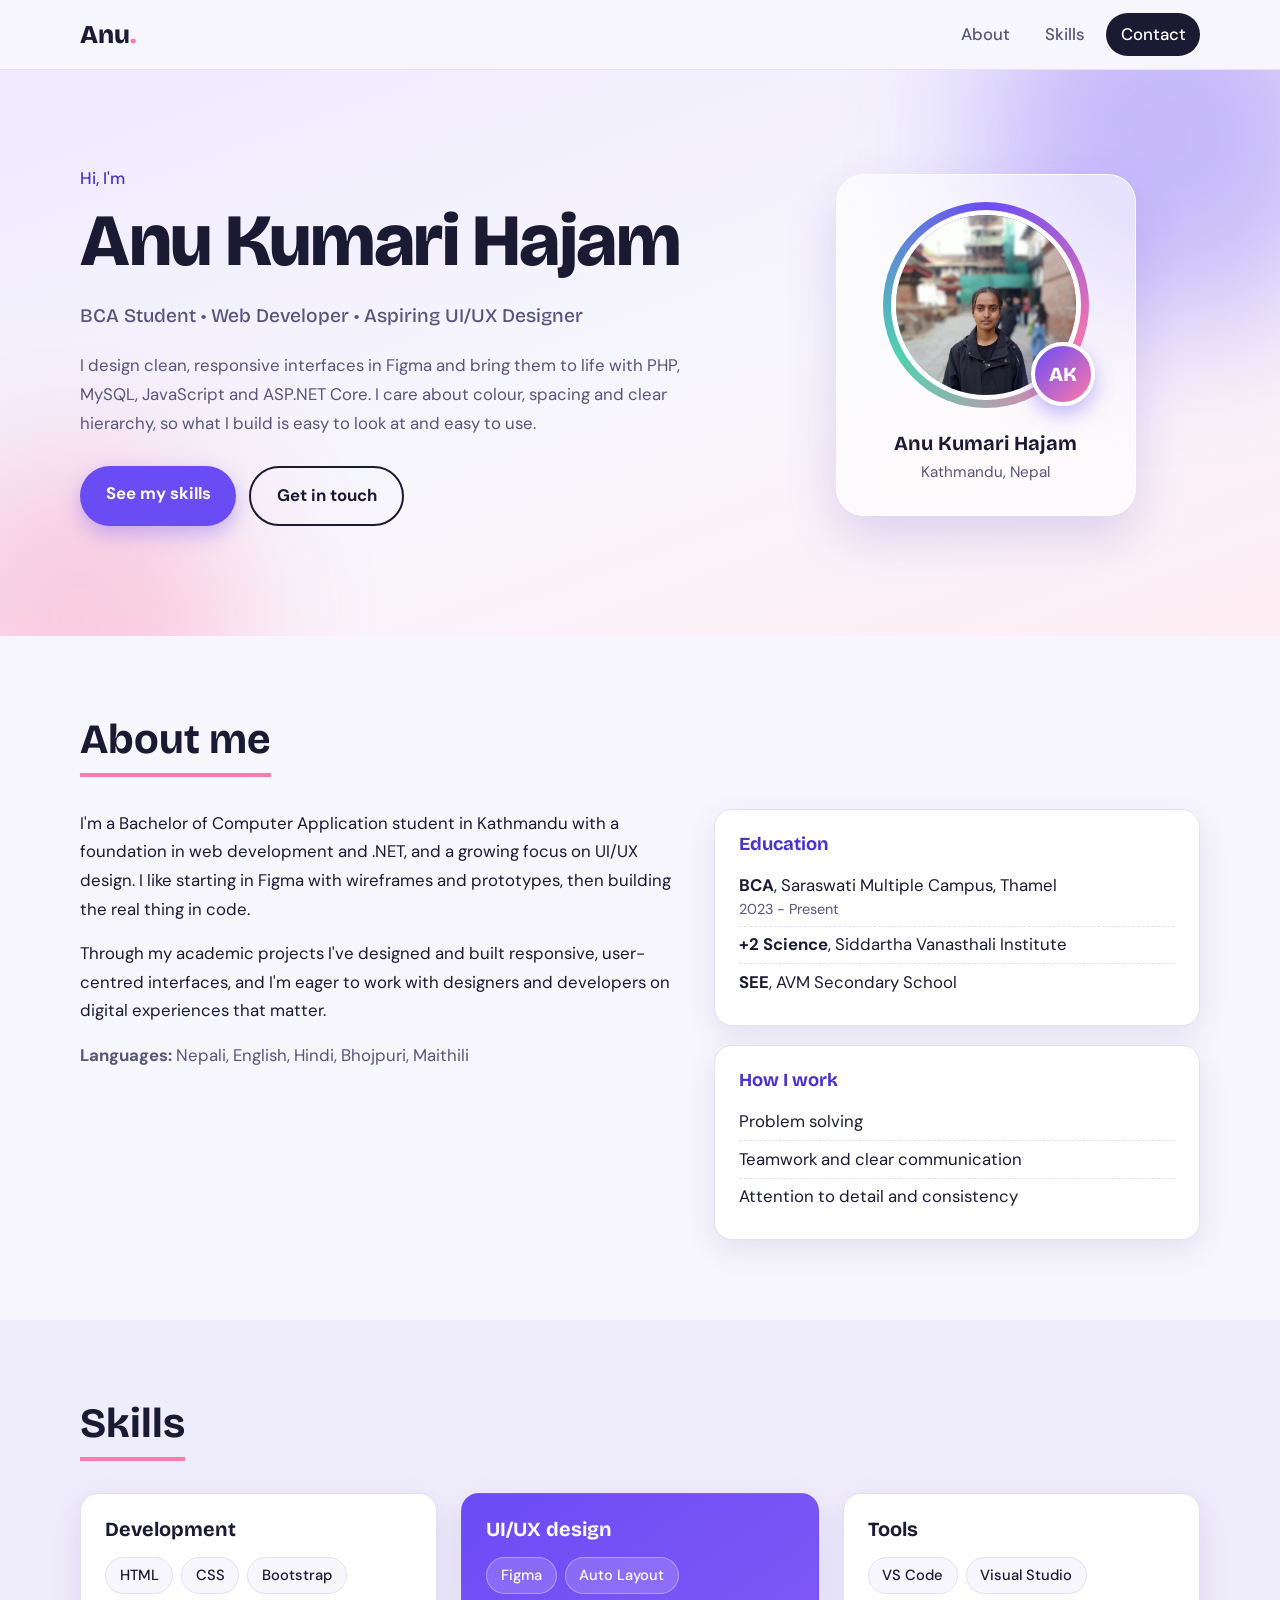
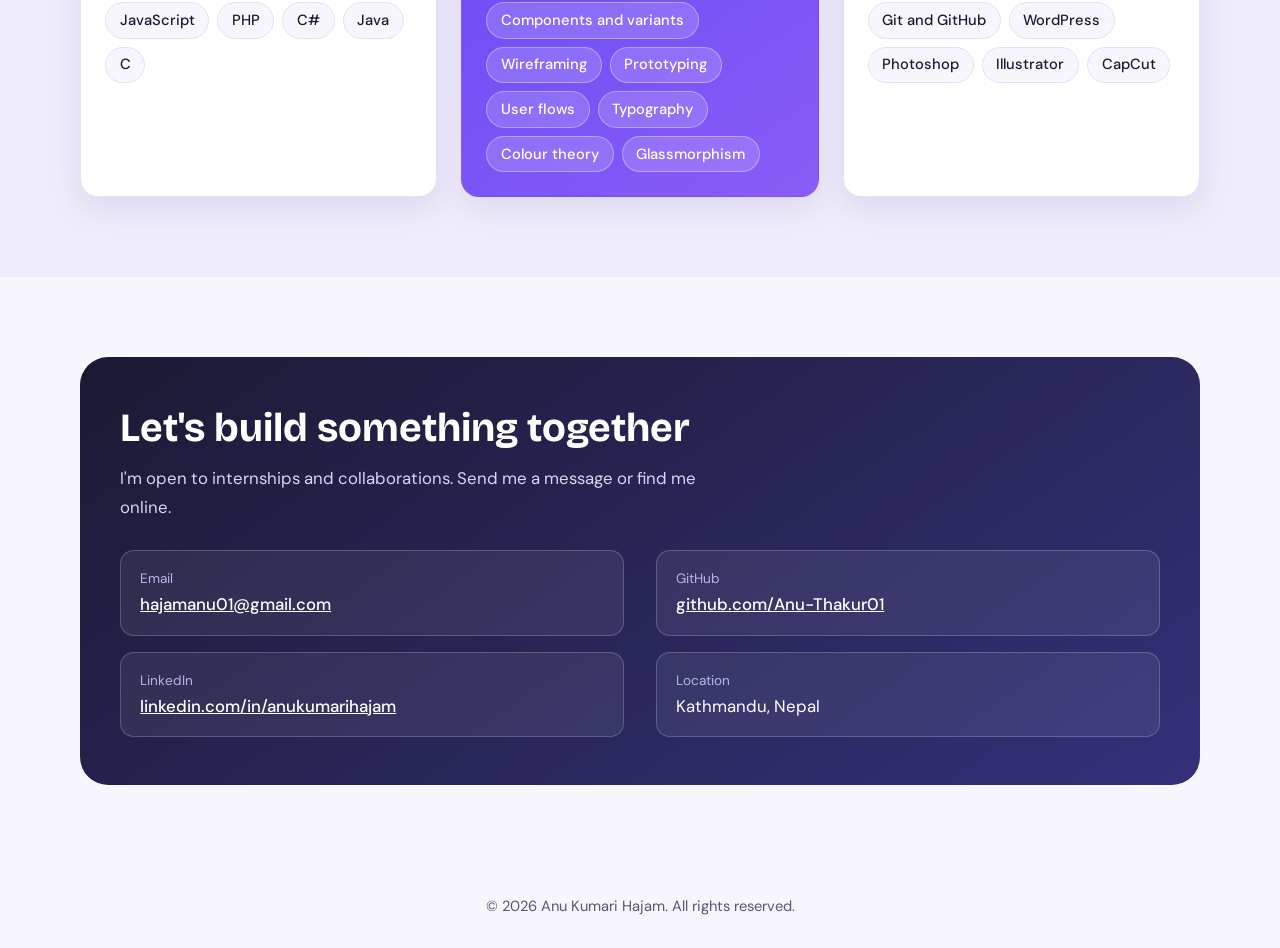
<file: Day_01_Task_1_Personal_Intro/index.html>
<!DOCTYPE html>
<html lang="en">
<head>
  <meta charset="UTF-8">
  <meta name="viewport" content="width=device-width, initial-scale=1">
  <title>Anu Kumari Hajam | Web Developer &amp; UI/UX Designer</title>
  <meta name="description" content="Portfolio of Anu Kumari Hajam, BCA student, web developer, .NET developer and aspiring UI/UX designer from Kathmandu, Nepal.">
  <link rel="preconnect" href="https://fonts.googleapis.com">
  <link rel="preconnect" href="https://fonts.gstatic.com" crossorigin>
  <link href="https://fonts.googleapis.com/css2?family=Bricolage+Grotesque:wght@500;700;800&family=DM+Sans:wght@400;500;700&display=swap" rel="stylesheet">
  <link rel="stylesheet" href="style.css">
</head>
<body>

  <!-- ===== Header ===== -->
  <header class="site-header">
    <nav class="nav container" aria-label="Main navigation">
      <a href="#home" class="logo">Anu<span>.</span></a>
      <ul class="nav-links">
        <li><a href="#about">About</a></li>
        <li><a href="#skills">Skills</a></li>
        <li><a href="#contact" class="nav-cta">Contact</a></li>
      </ul>
    </nav>
  </header>

  <main>

    <!-- ===== Hero ===== -->
    <section class="hero" id="home">
      <div class="blob blob-1"></div>
      <div class="blob blob-2"></div>

      <div class="container hero-grid">
        <div class="hero-text">
          <p class="hello">Hi, I'm</p>
          <h1>Anu Kumari Hajam</h1>
          <p class="role">BCA Student &bull; Web Developer &bull; Aspiring UI/UX Designer</p>
          <p class="intro">
            I design clean, responsive interfaces in Figma and bring them to life with
            PHP, MySQL, JavaScript and ASP.NET Core. I care about colour, spacing and
            clear hierarchy, so what I build is easy to look at and easy to use.
          </p>
          <div class="hero-buttons">
            <a href="#skills" class="btn btn-primary">See my skills</a>
            <a href="#contact" class="btn btn-ghost">Get in touch</a>
          </div>
        </div>

        <div class="hero-visual">
          <div class="avatar-card">
            <div class="photo-wrap">
              <img class="photo" src="assets/11.jpeg" alt="Photo of Anu Kumari Hajam">
              <div class="avatar-badge" role="img" aria-label="Avatar with the initials AK">AK</div>
            </div>
            <p class="avatar-name">Anu Kumari Hajam</p>
            <p class="avatar-place">Kathmandu, Nepal</p>
          </div>
        </div>
      </div>
    </section>

    <!-- ===== About ===== -->
    <section class="section" id="about">
      <div class="container">
        <h2 class="section-title">About me</h2>
        <div class="about-grid">
          <div class="about-text">
            <p>
              I'm a Bachelor of Computer Application student in Kathmandu with a
              foundation in web development and .NET, and a growing focus on UI/UX design.
              I like starting in Figma with wireframes and prototypes, then building the
              real thing in code.
            </p>
            <p>
              Through my academic projects I've designed and built responsive, user-centred
              interfaces, and I'm eager to work with designers and developers on digital
              experiences that matter.
            </p>
            <p class="languages"><strong>Languages:</strong> Nepali, English, Hindi, Bhojpuri, Maithili</p>
          </div>

          <div class="about-cards">
            <article class="info-card">
              <h3>Education</h3>
              <ul>
                <li><strong>BCA</strong>, Saraswati Multiple Campus, Thamel <span>2023 - Present</span></li>
                <li><strong>+2 Science</strong>, Siddartha Vanasthali Institute</li>
                <li><strong>SEE</strong>, AVM Secondary School</li>
              </ul>
            </article>
            <article class="info-card">
              <h3>How I work</h3>
              <ul>
                <li>Problem solving</li>
                <li>Teamwork and clear communication</li>
                <li>Attention to detail and consistency</li>
              </ul>
            </article>
          </div>
        </div>
      </div>
    </section>

    <!-- ===== Skills ===== -->
    <section class="section section-tint" id="skills">
      <div class="container">
        <h2 class="section-title">Skills</h2>
        <div class="skills-grid">

          <article class="skill-card">
            <h3>Development</h3>
            <ul class="tags">
              <li>HTML</li><li>CSS</li><li>Bootstrap</li><li>JavaScript</li>
              <li>PHP</li><li>C#</li><li>Java</li><li>C</li>
            </ul>
          </article>

          <article class="skill-card skill-card-accent">
            <h3>UI/UX design</h3>
            <ul class="tags">
              <li>Figma</li><li>Auto Layout</li><li>Components and variants</li>
              <li>Wireframing</li><li>Prototyping</li><li>User flows</li>
              <li>Typography</li><li>Colour theory</li><li>Glassmorphism</li>
            </ul>
          </article>

          <article class="skill-card">
            <h3>Tools</h3>
            <ul class="tags">
              <li>VS Code</li><li>Visual Studio</li><li>Git and GitHub</li>
              <li>WordPress</li><li>Photoshop</li><li>Illustrator</li><li>CapCut</li>
            </ul>
          </article>

        </div>
      </div>
    </section>

    <!-- ===== Contact ===== -->
    <section class="section contact" id="contact">
      <div class="container contact-box">
        <h2>Let's build something together</h2>
        <p>I'm open to internships and collaborations. Send me a message or find me online.</p>

        <ul class="contact-list">
          <li>
            <span class="contact-label">Email</span>
            <a href="mailto:hajamanu01@gmail.com">hajamanu01@gmail.com</a>
          </li>
          <li>
            <span class="contact-label">GitHub</span>
            <a href="https://github.com/Anu-Thakur01/Webora-Tec-Internship" target="_blank" rel="noopener">github.com/Anu-Thakur01</a>
          </li>
          <li>
            <span class="contact-label">LinkedIn</span>
            <a href="https://www.linkedin.com/in/anukumarihajam/" target="_blank" rel="noopener">linkedin.com/in/anukumarihajam</a>
          </li>
          <li>
            <span class="contact-label">Location</span>
            <span>Kathmandu, Nepal</span>
          </li>
        </ul>
      </div>
    </section>

  </main>

  <footer class="site-footer">
    <div class="container">
      <p>&copy; 2026 Anu Kumari Hajam. All rights reserved.</p>
    </div>
  </footer>

</body>
</html>
</file>
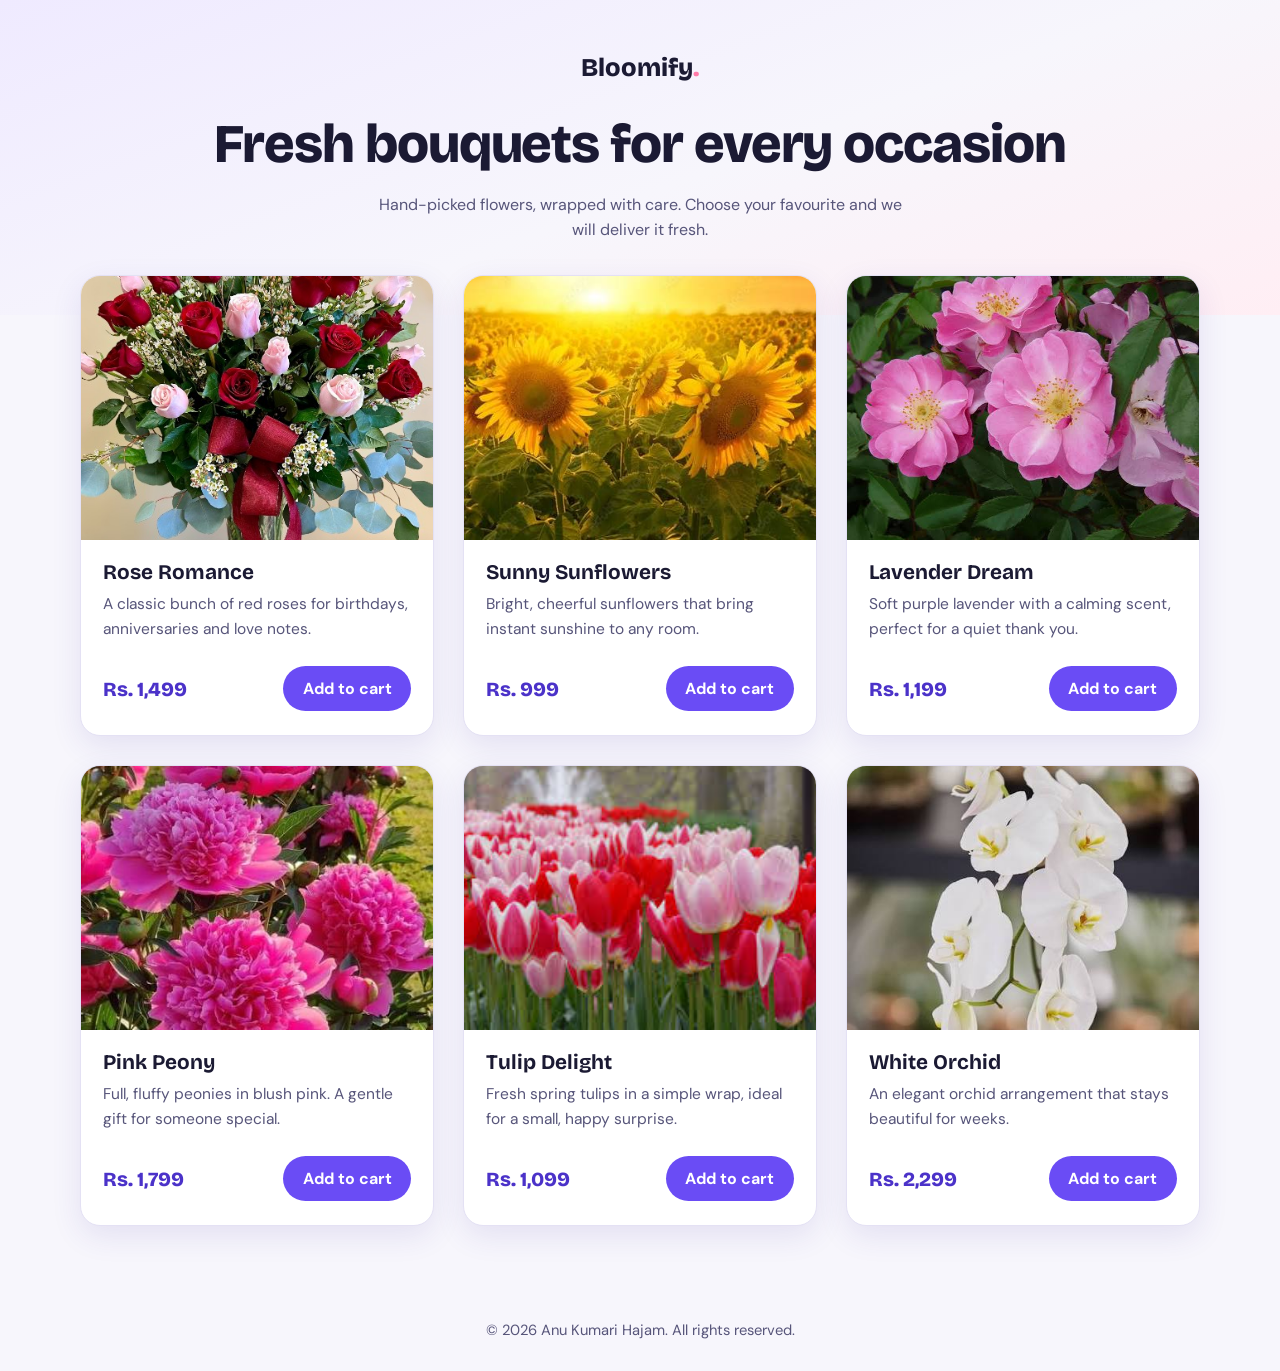
<file: Day_02_Task_2_Product_Cards/index.html>
<!DOCTYPE html>
<html lang="en">
<head>
  <meta charset="UTF-8">
  <meta name="viewport" content="width=device-width, initial-scale=1">
  <title>Bloomify | Fresh Flower Bouquets</title>
  <meta name="description" content="A product cards page showing six flower bouquets with price and description.">
  <link rel="preconnect" href="https://fonts.googleapis.com">
  <link rel="preconnect" href="https://fonts.gstatic.com" crossorigin>
  <link href="https://fonts.googleapis.com/css2?family=Bricolage+Grotesque:wght@500;700;800&family=DM+Sans:wght@400;500;700&display=swap" rel="stylesheet">
  <link rel="stylesheet" href="style.css">
</head>
<body>

  <header class="page-header">
    <div class="container">
      <a href="#" class="logo">Bloomify<span>.</span></a>
      <h1>Fresh bouquets for every occasion</h1>
      <p>Hand-picked flowers, wrapped with care. Choose your favourite and we will deliver it fresh.</p>
    </div>
  </header>

  <main class="container">
    <section class="cards" aria-label="Products">

      <article class="card">
        <div class="card-img"><img src="assets/rose-romance.jpeg" alt="Red rose bouquet"></div>
        <div class="card-body">
          <h2>Rose Romance</h2>
          <p>A classic bunch of red roses for birthdays, anniversaries and love notes.</p>
          <div class="card-foot">
            <span class="price">Rs. 1,499</span>
            <button class="btn" type="button">Add to cart</button>
          </div>
        </div>
      </article>

      <article class="card">
        <div class="card-img"><img src="assets/sunny-sunflowers.jpg" alt="Sunflower bouquet"></div>
        <div class="card-body">
          <h2>Sunny Sunflowers</h2>
          <p>Bright, cheerful sunflowers that bring instant sunshine to any room.</p>
          <div class="card-foot">
            <span class="price">Rs. 999</span>
            <button class="btn" type="button">Add to cart</button>
          </div>
        </div>
      </article>

      <article class="card">
        <div class="card-img"><img src="assets/lavender-dream.jpg" alt="Lavender bouquet"></div>
        <div class="card-body">
          <h2>Lavender Dream</h2>
          <p>Soft purple lavender with a calming scent, perfect for a quiet thank you.</p>
          <div class="card-foot">
            <span class="price">Rs. 1,199</span>
            <button class="btn" type="button">Add to cart</button>
          </div>
        </div>
      </article>

      <article class="card">
        <div class="card-img"><img src="assets/pink-peony.jpg" alt="Pink peony bouquet"></div>
        <div class="card-body">
          <h2>Pink Peony</h2>
          <p>Full, fluffy peonies in blush pink. A gentle gift for someone special.</p>
          <div class="card-foot">
            <span class="price">Rs. 1,799</span>
            <button class="btn" type="button">Add to cart</button>
          </div>
        </div>
      </article>

      <article class="card">
        <div class="card-img"><img src="assets/tulip-delight.jpg" alt="Tulip bouquet"></div>
        <div class="card-body">
          <h2>Tulip Delight</h2>
          <p>Fresh spring tulips in a simple wrap, ideal for a small, happy surprise.</p>
          <div class="card-foot">
            <span class="price">Rs. 1,099</span>
            <button class="btn" type="button">Add to cart</button>
          </div>
        </div>
      </article>

      <article class="card">
        <div class="card-img"><img src="assets/white-orchid.jpg" alt="White orchid arrangement"></div>
        <div class="card-body">
          <h2>White Orchid</h2>
          <p>An elegant orchid arrangement that stays beautiful for weeks.</p>
          <div class="card-foot">
            <span class="price">Rs. 2,299</span>
            <button class="btn" type="button">Add to cart</button>
          </div>
        </div>
      </article>

    </section>
  </main>

  <footer class="site-footer">
    <p>&copy; 2026 Anu Kumari Hajam. All rights reserved.</p>
  </footer>

</body>
</html>
</file>
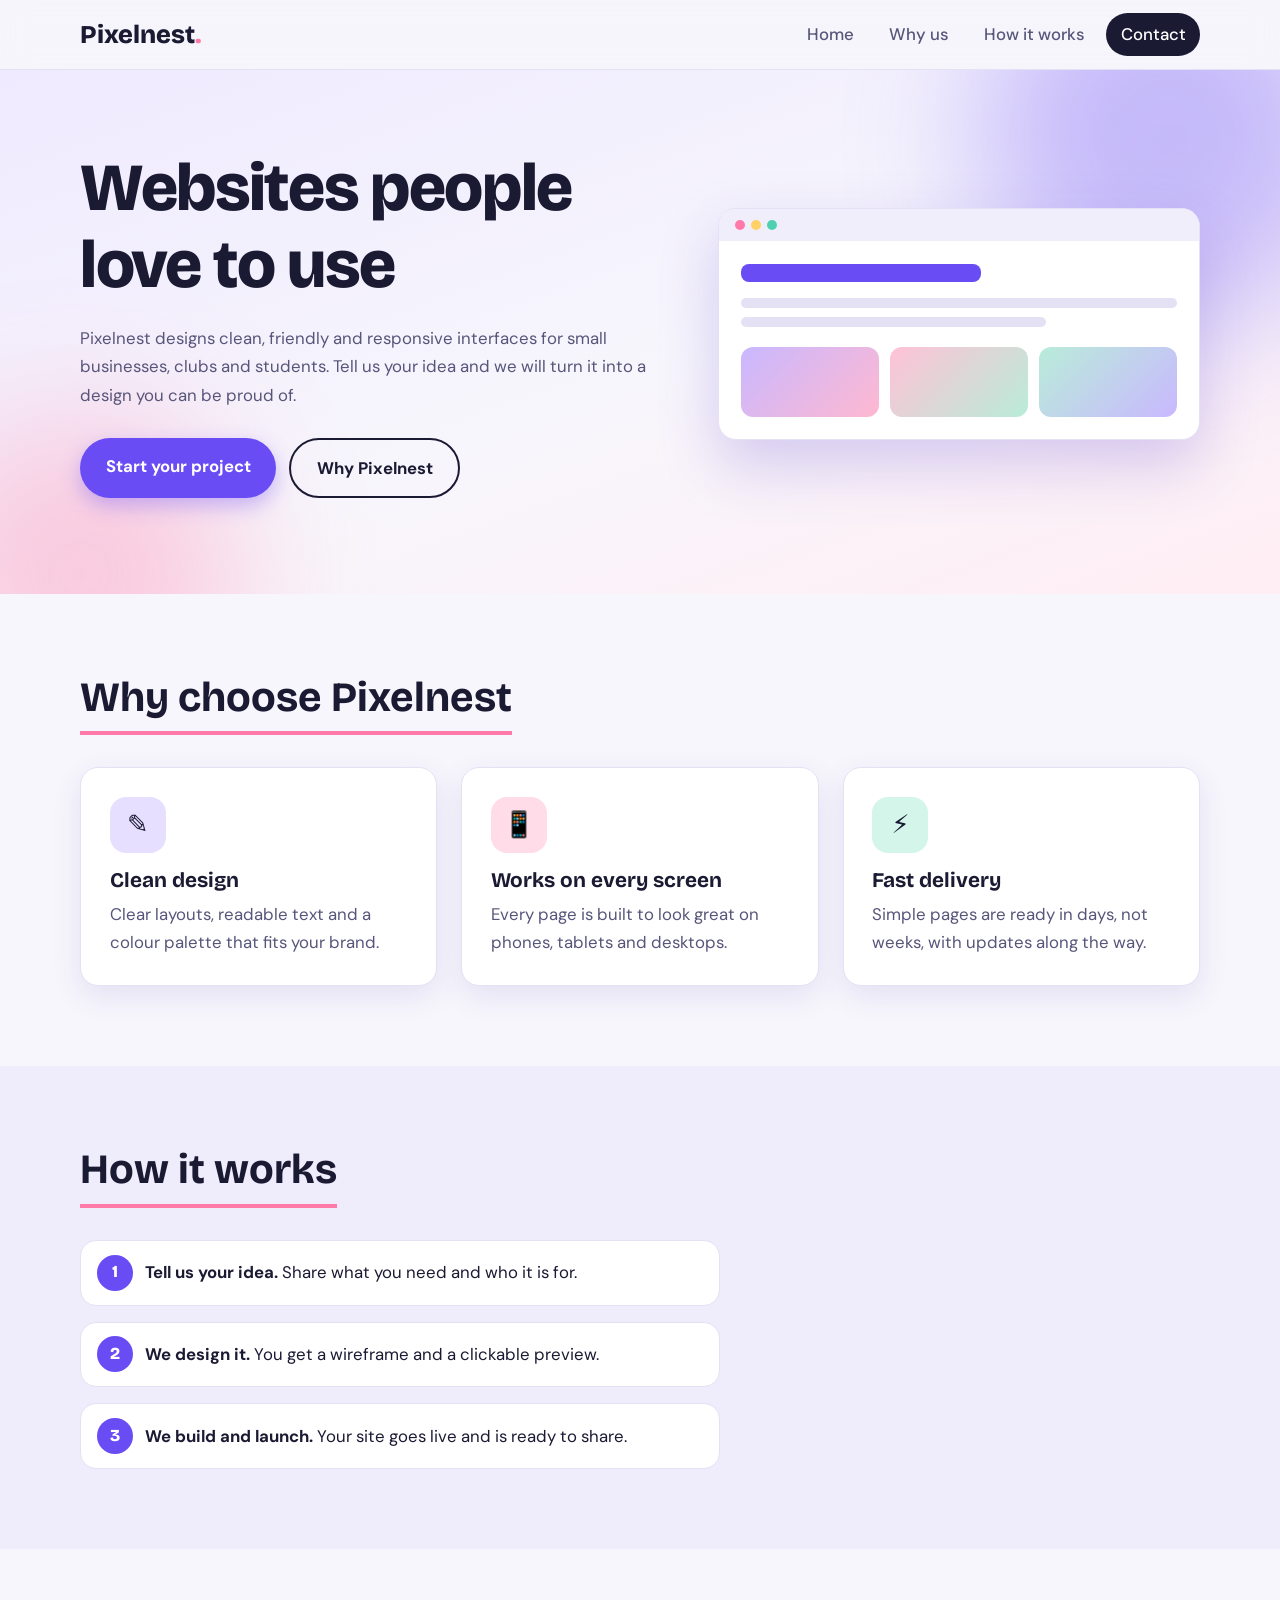
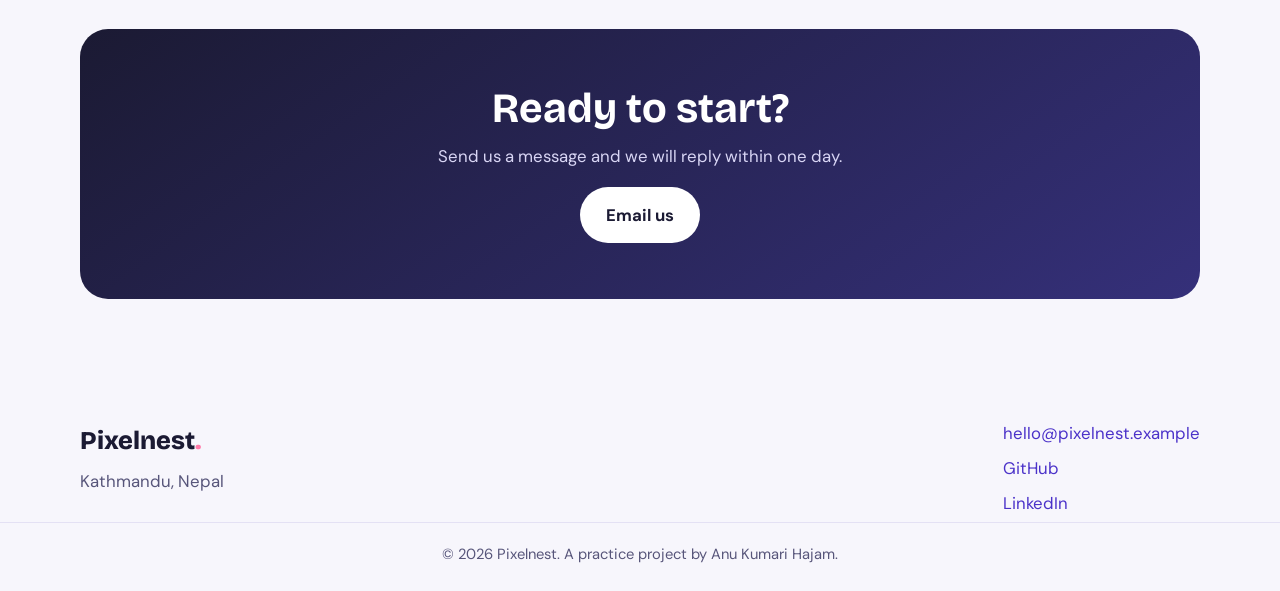
<file: Day_03_Task_3_Landing_Page/index.html>
<!DOCTYPE html>
<html lang="en">
<head>
  <meta charset="UTF-8">
  <meta name="viewport" content="width=device-width, initial-scale=1">
  <title>Pixelnest | UI/UX Design Studio</title>
  <meta name="description" content="Pixelnest is a pretend UI/UX design studio that designs clean, easy-to-use websites and apps.">
  <link rel="preconnect" href="https://fonts.googleapis.com">
  <link rel="preconnect" href="https://fonts.gstatic.com" crossorigin>
  <link href="https://fonts.googleapis.com/css2?family=Bricolage+Grotesque:wght@500;700;800&family=DM+Sans:wght@400;500;700&display=swap" rel="stylesheet">
  <link rel="stylesheet" href="style.css">
</head>
<body>

  <!-- ===== Header ===== -->
  <header class="site-header">
    <nav class="nav container" aria-label="Main navigation">
      <a href="#home" class="logo">Pixelnest<span>.</span></a>
      <ul class="nav-links">
        <li><a href="#home">Home</a></li>
        <li><a href="#features">Why us</a></li>
        <li><a href="#process">How it works</a></li>
        <li><a href="#contact" class="nav-cta">Contact</a></li>
      </ul>
    </nav>
  </header>

  <main>

    <!-- ===== Hero ===== -->
    <section class="hero" id="home">
      <div class="blob blob-1"></div>
      <div class="blob blob-2"></div>

      <div class="container hero-grid">
        <div class="hero-text">
          <h1>Websites people love to use</h1>
          <p>
            Pixelnest designs clean, friendly and responsive interfaces for small
            businesses, clubs and students. Tell us your idea and we will turn it
            into a design you can be proud of.
          </p>
          <div class="hero-buttons">
            <a href="#contact" class="btn btn-primary">Start your project</a>
            <a href="#features" class="btn btn-ghost">Why Pixelnest</a>
          </div>
        </div>

        <!-- Simple browser mockup made with CSS only -->
        <div class="hero-visual" aria-hidden="true">
          <div class="mock">
            <div class="mock-bar"><span></span><span></span><span></span></div>
            <div class="mock-body">
              <div class="mock-title"></div>
              <div class="mock-line"></div>
              <div class="mock-line short"></div>
              <div class="mock-grid">
                <div></div><div></div><div></div>
              </div>
            </div>
          </div>
        </div>
      </div>
    </section>

    <!-- ===== Features ===== -->
    <section class="section" id="features">
      <div class="container">
        <h2 class="section-title">Why choose Pixelnest</h2>
        <div class="features-grid">

          <article class="feature">
            <div class="icon icon-violet">&#9998;</div>
            <h3>Clean design</h3>
            <p>Clear layouts, readable text and a colour palette that fits your brand.</p>
          </article>

          <article class="feature">
            <div class="icon icon-rose">&#128241;</div>
            <h3>Works on every screen</h3>
            <p>Every page is built to look great on phones, tablets and desktops.</p>
          </article>

          <article class="feature">
            <div class="icon icon-mint">&#9889;</div>
            <h3>Fast delivery</h3>
            <p>Simple pages are ready in days, not weeks, with updates along the way.</p>
          </article>

        </div>
      </div>
    </section>

    <!-- ===== Process ===== -->
    <section class="section section-tint" id="process">
      <div class="container">
        <h2 class="section-title">How it works</h2>
        <ol class="steps">
          <li><strong>Tell us your idea.</strong> Share what you need and who it is for.</li>
          <li><strong>We design it.</strong> You get a wireframe and a clickable preview.</li>
          <li><strong>We build and launch.</strong> Your site goes live and is ready to share.</li>
        </ol>
      </div>
    </section>

    <!-- ===== Call to action ===== -->
    <section class="section" id="contact">
      <div class="container cta-box">
        <h2>Ready to start?</h2>
        <p>Send us a message and we will reply within one day.</p>
        <a href="mailto:hello@pixelnest.example" class="btn btn-light">Email us</a>
      </div>
    </section>

  </main>

  <!-- ===== Footer ===== -->
  <footer class="site-footer">
    <div class="container footer-grid">
      <div>
        <a href="#home" class="logo">Pixelnest<span>.</span></a>
        <p>Kathmandu, Nepal</p>
      </div>
      <ul class="footer-links">
        <li><a href="mailto:hello@pixelnest.example">hello@pixelnest.example</a></li>
        <li><a href="https://github.com/Anu-Thakur01/Webora-Tec-Internship" target="_blank" rel="noopener">GitHub</a></li>
        <li><a href="https://www.linkedin.com/in/anukumarihajam/" target="_blank" rel="noopener">LinkedIn</a></li>
      </ul>
    </div>
    <p class="copy">&copy; 2026 Pixelnest. A practice project by Anu Kumari Hajam.</p>
  </footer>

</body>
</html>
</file>
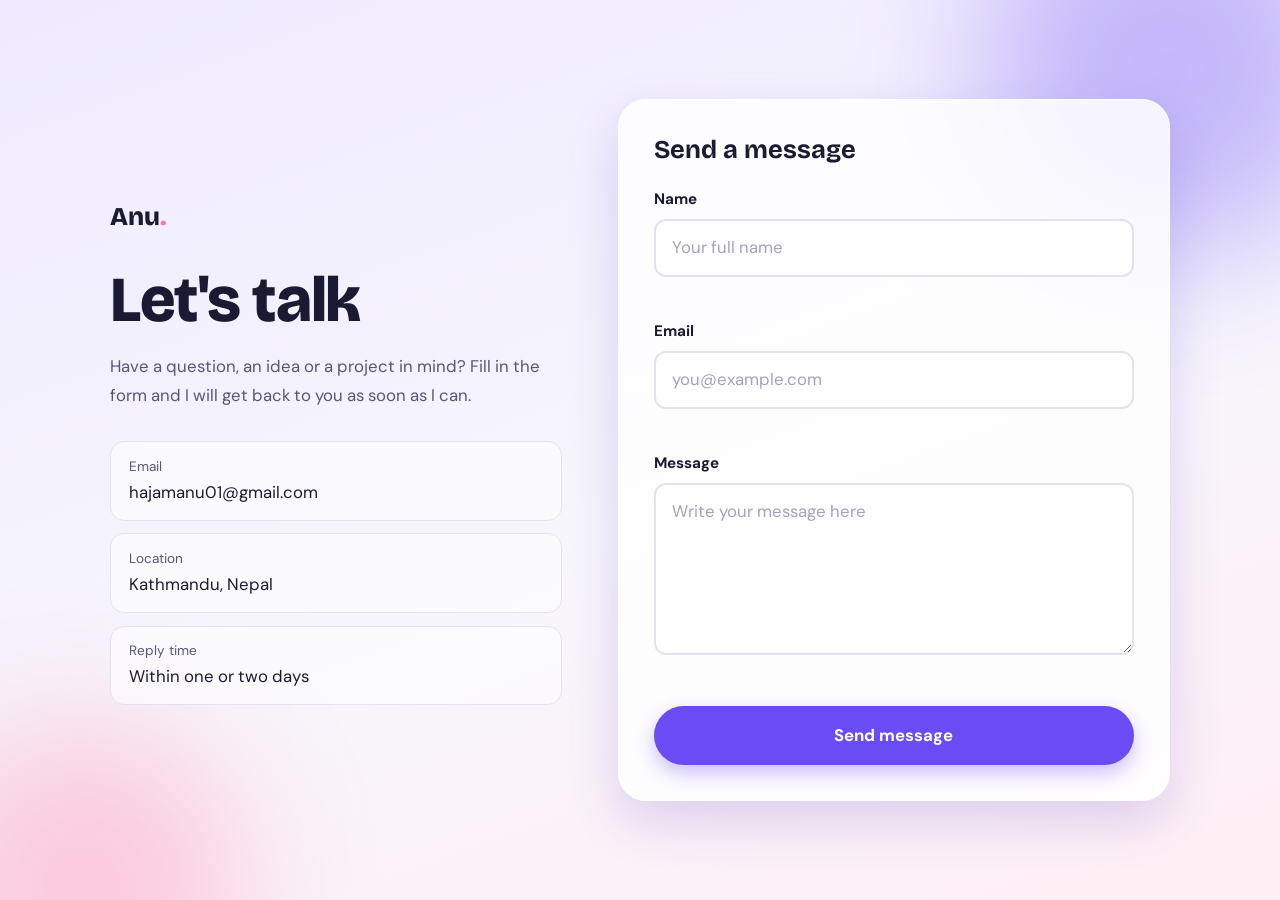
<file: Day_04_Task_4_Contact_Form/index.html>
<!DOCTYPE html>
<html lang="en">
<head>
  <meta charset="UTF-8">
  <meta name="viewport" content="width=device-width, initial-scale=1">
  <title>Contact | Anu Kumari Hajam</title>
  <meta name="description" content="A contact page with a styled form and JavaScript validation.">
  <link rel="preconnect" href="https://fonts.googleapis.com">
  <link rel="preconnect" href="https://fonts.gstatic.com" crossorigin>
  <link href="https://fonts.googleapis.com/css2?family=Bricolage+Grotesque:wght@500;700;800&family=DM+Sans:wght@400;500;700&display=swap" rel="stylesheet">
  <link rel="stylesheet" href="style.css">
</head>
<body>

  <main class="page">
    <div class="blob blob-1"></div>
    <div class="blob blob-2"></div>

    <div class="container layout">

      <!-- Left: info -->
      <section class="info">
        <a href="#" class="logo">Anu<span>.</span></a>
        <h1>Let's talk</h1>
        <p>
          Have a question, an idea or a project in mind? Fill in the form and
          I will get back to you as soon as I can.
        </p>
        <ul class="info-list">
          <li><span>Email</span> hajamanu01@gmail.com</li>
          <li><span>Location</span> Kathmandu, Nepal</li>
          <li><span>Reply time</span> Within one or two days</li>
        </ul>
      </section>

      <!-- Right: form -->
      <section class="form-card" aria-labelledby="form-title">
        <h2 id="form-title">Send a message</h2>

        <form id="contactForm" novalidate>
          <div class="field">
            <label for="name">Name</label>
            <input type="text" id="name" name="name" placeholder="Your full name" autocomplete="name" required>
            <p class="error" id="nameError" role="alert"></p>
          </div>

          <div class="field">
            <label for="email">Email</label>
            <input type="email" id="email" name="email" placeholder="you@example.com" autocomplete="email" required>
            <p class="error" id="emailError" role="alert"></p>
          </div>

          <div class="field">
            <label for="message">Message</label>
            <textarea id="message" name="message" rows="5" placeholder="Write your message here" required></textarea>
            <p class="error" id="messageError" role="alert"></p>
          </div>

          <button type="submit" class="btn">Send message</button>
        </form>

        <p class="success" id="successMsg" role="status" hidden></p>
      </section>

    </div>
  </main>

  <script src="script.js"></script>
</body>
</html>
</file>
<file: Day_01_Task_1_Personal_Intro/style.css>
/* ===== Design tokens ===== */
:root {
  --ink: #1b1a33;
  --ink-soft: #57557a;
  --bg: #f7f6fc;
  --surface: #ffffff;
  --violet: #6a4cf5;
  --violet-dark: #4b32c9;
  --rose: #ff7aa8;
  --mint: #4fd1b0;
  --line: #e4e1f4;

  --font-head: "Bricolage Grotesque", "Segoe UI", system-ui, sans-serif;
  --font-body: "DM Sans", "Segoe UI", system-ui, sans-serif;

  --radius: 18px;
  --shadow: 0 10px 30px rgba(60, 40, 160, 0.10);
}

/* ===== Reset / base ===== */
*, *::before, *::after { box-sizing: border-box; }
html { scroll-behavior: smooth; scroll-padding-top: 80px; }

body {
  margin: 0;
  font-family: var(--font-body);
  font-size: 1.05rem;
  line-height: 1.7;
  color: var(--ink);
  background: var(--bg);
}

h1, h2, h3 {
  font-family: var(--font-head);
  line-height: 1.15;
  margin: 0;
}

p { margin: 0 0 1rem; }
ul { list-style: none; margin: 0; padding: 0; }
a { color: var(--violet-dark); }

a:focus-visible, .btn:focus-visible {
  outline: 3px solid var(--rose);
  outline-offset: 3px;
  border-radius: 8px;
}

.container {
  width: min(1120px, 100% - 2.5rem);
  margin-inline: auto;
}

/* ===== Header ===== */
.site-header {
  position: sticky;
  top: 0;
  z-index: 10;
  background: rgba(247, 246, 252, 0.75);
  backdrop-filter: blur(14px);
  -webkit-backdrop-filter: blur(14px);
  border-bottom: 1px solid var(--line);
}

.nav {
  display: flex;
  align-items: center;
  justify-content: space-between;
  padding-block: 0.8rem;
}

.logo {
  font-family: var(--font-head);
  font-weight: 800;
  font-size: 1.6rem;
  text-decoration: none;
  color: var(--ink);
}
.logo span { color: var(--rose); transition: color 0.2s; }
.logo:hover span { color: var(--violet); }

.nav-links {
  display: flex;
  align-items: center;
  gap: 0.4rem;
}

.nav-links a {
  display: block;
  padding: 0.45rem 0.9rem;
  border-radius: 999px;
  text-decoration: none;
  font-weight: 500;
  color: var(--ink-soft);
  transition: background 0.2s, color 0.2s;
}
.nav-links a:hover { background: var(--line); color: var(--ink); }

.nav-links .nav-cta {
  background: var(--ink);
  color: #fff;
}
.nav-links .nav-cta:hover { background: var(--violet); color: #fff; }

/* ===== Hero ===== */
.hero {
  position: relative;
  overflow: hidden;
  padding: 5rem 0 6rem;
  background: linear-gradient(160deg, #efeaff 0%, #f7f6fc 55%, #ffeef4 100%);
}

.blob {
  position: absolute;
  border-radius: 50%;
  filter: blur(70px);
  pointer-events: none;
  opacity: 0.35;
}
.blob-1 { width: 380px; height: 380px; background: var(--violet); top: -120px; right: -80px; }
.blob-2 { width: 320px; height: 320px; background: var(--rose); bottom: -140px; left: -80px; }

.hero-grid {
  position: relative;
  display: grid;
  grid-template-columns: 1.2fr 0.8fr;
  align-items: center;
  gap: 3rem;
}

.hello {
  font-weight: 500;
  color: var(--violet-dark);
  margin-bottom: 0.4rem;
}

.hero h1 {
  font-size: clamp(2.6rem, 6vw, 4.6rem);
  font-weight: 800;
  letter-spacing: -0.02em;
}

.role {
  margin: 1rem 0 1.2rem;
  font-family: var(--font-head);
  font-size: 1.2rem;
  font-weight: 500;
  color: var(--ink-soft);
}

.intro {
  max-width: 52ch;
  color: var(--ink-soft);
}

.hero-buttons {
  display: flex;
  flex-wrap: wrap;
  gap: 0.8rem;
  margin-top: 1.8rem;
}

.btn {
  display: inline-block;
  padding: 0.85rem 1.6rem;
  border-radius: 999px;
  font-weight: 700;
  text-decoration: none;
  transition: transform 0.2s, box-shadow 0.2s, background 0.2s;
}

.btn-primary {
  background: var(--violet);
  color: #fff;
  box-shadow: 0 8px 20px rgba(106, 76, 245, 0.35);
}
.btn-primary:hover { background: var(--violet-dark); transform: translateY(-2px); }

.btn-ghost {
  color: var(--ink);
  border: 2px solid var(--ink);
}
.btn-ghost:hover { background: var(--ink); color: #fff; }

/* ===== Photo card (glassmorphism) ===== */
.hero-visual {
  position: relative;
  display: flex;
  justify-content: center;
  padding: 1.5rem;
}

.avatar-card {
  width: min(300px, 100%);
  padding: 2.2rem 1.5rem 1.8rem;
  text-align: center;
  background: rgba(255, 255, 255, 0.55);
  border: 1px solid rgba(255, 255, 255, 0.9);
  border-radius: 28px;
  backdrop-filter: blur(16px);
  -webkit-backdrop-filter: blur(16px);
  box-shadow: 0 20px 50px rgba(80, 50, 200, 0.18);
}

/* Photo + AK avatar badge */
.photo-wrap {
  position: relative;
  width: 190px;
  height: 190px;
  margin: 0 auto 1.6rem;
  animation: float 5s ease-in-out infinite;
}

/* spinning colour ring behind the photo */
.photo-wrap::before {
  content: "";
  position: absolute;
  inset: -8px;
  border-radius: 50%;
  background: conic-gradient(var(--violet), var(--rose), var(--mint), var(--violet));
  animation: spin 6s linear infinite;
}

.photo {
  position: relative;
  display: block;
  width: 100%;
  height: 100%;
  border-radius: 50%;
  object-fit: cover;
  border: 5px solid #fff;
  background: var(--line);
  transition: transform 0.4s;
}
.photo:hover { transform: scale(1.05); }
.avatar-badge { transition: box-shadow 0.3s; }
.avatar-badge:hover { box-shadow: 0 0 0 6px rgba(255, 122, 168, 0.35), 0 8px 20px rgba(106, 76, 245, 0.4); }
.avatar-card { transition: transform 0.3s, box-shadow 0.3s; }
.avatar-card:hover { transform: translateY(-4px); box-shadow: 0 26px 60px rgba(80, 50, 200, 0.28); }

.avatar-badge {
  position: absolute;
  right: -14px;
  bottom: -6px;
  display: grid;
  place-items: center;
  width: 64px;
  height: 64px;
  border-radius: 50%;
  font-family: var(--font-head);
  font-size: 1.25rem;
  font-weight: 800;
  color: #fff;
  background: linear-gradient(135deg, var(--violet), var(--rose));
  border: 4px solid #fff;
  box-shadow: 0 8px 20px rgba(106, 76, 245, 0.4);
  animation: bob 3s ease-in-out infinite;
}

.avatar-name {
  font-family: var(--font-head);
  font-size: 1.25rem;
  font-weight: 700;
  margin: 0;
}
.avatar-place { margin: 0; color: var(--ink-soft); font-size: 0.95rem; }

@keyframes spin  { to { transform: rotate(360deg); } }
@keyframes float { 50% { transform: translateY(-10px); } }
@keyframes bob   { 50% { transform: translateY(-6px) scale(1.06); } }

/* ===== Sections ===== */
.section { padding: 5rem 0; }
.section-tint { background: #efecfb; }

.section-title {
  font-size: clamp(1.9rem, 4vw, 2.6rem);
  margin-bottom: 2rem;
  padding-bottom: 0.6rem;
  border-bottom: 4px solid var(--rose);
  width: fit-content;
}

/* About */
.about-grid {
  display: grid;
  grid-template-columns: 1.1fr 0.9fr;
  gap: 2.5rem;
  align-items: start;
}

.about-text { max-width: 60ch; }
.languages { color: var(--ink-soft); }

.about-cards { display: grid; gap: 1.2rem; }

.info-card,
.skill-card {
  background: var(--surface);
  border: 1px solid var(--line);
  border-radius: var(--radius);
  padding: 1.5rem;
  box-shadow: var(--shadow);
  transition: transform 0.3s, box-shadow 0.3s, border-color 0.3s;
}

.info-card:hover,
.skill-card:hover {
  transform: translateY(-6px);
  border-color: var(--violet);
  box-shadow: 0 18px 40px rgba(106, 76, 245, 0.22);
}

.info-card h3 { font-size: 1.15rem; margin-bottom: 0.8rem; color: var(--violet-dark); }
.info-card li { padding: 0.35rem 0; border-top: 1px dashed var(--line); line-height: 1.5; }
.info-card li:first-child { border-top: 0; }
.info-card li span { display: block; font-size: 0.9rem; color: var(--ink-soft); }

/* Skills */
.skills-grid {
  display: grid;
  grid-template-columns: repeat(3, 1fr);
  gap: 1.5rem;
}

.skill-card h3 { font-size: 1.25rem; margin-bottom: 1rem; }

.tags { display: flex; flex-wrap: wrap; gap: 0.5rem; }
.tags li {
  padding: 0.3rem 0.85rem;
  font-size: 0.92rem;
  font-weight: 500;
  border-radius: 999px;
  background: var(--bg);
  border: 1px solid var(--line);
  transition: background 0.2s, color 0.2s, border-color 0.2s, transform 0.2s;
}
.tags li:hover {
  background: var(--violet);
  border-color: var(--violet);
  color: #fff;
  transform: translateY(-2px);
}

.skill-card-accent {
  background: linear-gradient(145deg, var(--violet), #8a5cf7);
  border-color: transparent;
  color: #fff;
}
.skill-card-accent .tags li {
  background: rgba(255, 255, 255, 0.16);
  border-color: rgba(255, 255, 255, 0.35);
  color: #fff;
}
.skill-card-accent .tags li:hover {
  background: #fff;
  border-color: #fff;
  color: var(--violet-dark);
}

/* Contact */
.contact-box {
  padding: 3rem 2.5rem;
  border-radius: 28px;
  color: #fff;
  background: linear-gradient(145deg, var(--ink), #35307a);
}
.contact-box h2 { font-size: clamp(1.8rem, 4vw, 2.5rem); margin-bottom: 0.8rem; }
.contact-box > p { color: #d9d6f5; max-width: 50ch; }

.contact-list {
  display: grid;
  grid-template-columns: repeat(2, 1fr);
  gap: 1rem 2rem;
  margin-top: 1.8rem;
}
.contact-list li {
  padding: 1rem 1.2rem;
  border: 1px solid rgba(255, 255, 255, 0.2);
  border-radius: 14px;
  background: rgba(255, 255, 255, 0.07);
  overflow-wrap: anywhere;
  transition: transform 0.3s, background 0.3s, border-color 0.3s;
}
.contact-list li:hover {
  transform: translateY(-4px);
  background: rgba(255, 255, 255, 0.15);
  border-color: var(--rose);
}
.contact-label { display: block; font-size: 0.85rem; color: #b9b5ea; }
.contact-list a { color: #fff; font-weight: 500; }
.contact-list a:hover { color: var(--rose); }

/* Footer */
.site-footer {
  padding: 1.8rem 0;
  text-align: center;
  font-size: 0.92rem;
  color: var(--ink-soft);
}
.site-footer p { margin: 0; }

/* ===== Responsive ===== */
@media (max-width: 900px) {
  .hero-grid,
  .about-grid,
  .skills-grid { grid-template-columns: 1fr; }

  .hero { padding: 3.5rem 0 4.5rem; }
  .hero-visual { order: -1; }
  .section { padding: 3.5rem 0; }
}

@media (max-width: 640px) {
  body { font-size: 1rem; }

  .nav { flex-direction: column; gap: 0.5rem; }
  .nav-links { flex-wrap: wrap; justify-content: center; }

  .skills-grid,
  .contact-list { grid-template-columns: 1fr; }

  .contact-box { padding: 2rem 1.3rem; }
}

@media (prefers-reduced-motion: reduce) {
  html { scroll-behavior: auto; }
  * { transition: none !important; animation: none !important; }
}
</file>
<file: Day_02_Task_2_Product_Cards/style.css>
/* ===== Design tokens ===== */
:root {
  --ink: #1b1a33;
  --ink-soft: #57557a;
  --bg: #f7f6fc;
  --surface: #ffffff;
  --violet: #6a4cf5;
  --violet-dark: #4b32c9;
  --rose: #ff7aa8;
  --line: #e4e1f4;
  --font-head: "Bricolage Grotesque", "Segoe UI", system-ui, sans-serif;
  --font-body: "DM Sans", "Segoe UI", system-ui, sans-serif;
}

*, *::before, *::after { box-sizing: border-box; }

body {
  margin: 0;
  font-family: var(--font-body);
  line-height: 1.6;
  color: var(--ink);
  background: var(--bg);
}

h1, h2 { font-family: var(--font-head); line-height: 1.15; margin: 0; }
p { margin: 0; }

.container { width: min(1120px, 100% - 2.5rem); margin-inline: auto; }

/* ===== Page header ===== */
.page-header {
  padding: 3rem 0 4.5rem;
  text-align: center;
  background: linear-gradient(160deg, #efeaff 0%, #f7f6fc 55%, #ffeef4 100%);
}

.logo {
  display: inline-block;
  margin-bottom: 1.5rem;
  font-family: var(--font-head);
  font-size: 1.6rem;
  font-weight: 800;
  text-decoration: none;
  color: var(--ink);
}
.logo span { color: var(--rose); }

.page-header h1 {
  font-size: clamp(2rem, 5vw, 3.4rem);
  font-weight: 800;
  letter-spacing: -0.02em;
}
.page-header p {
  max-width: 50ch;
  margin: 1rem auto 0;
  color: var(--ink-soft);
}

/* ===== Cards grid ===== */
.cards {
  display: grid;
  grid-template-columns: repeat(auto-fit, minmax(260px, 1fr));
  gap: 1.8rem;
  margin: -2.5rem auto 4rem;
}

.card {
  display: flex;
  flex-direction: column;
  overflow: hidden;
  background: var(--surface);
  border: 1px solid var(--line);
  border-radius: 20px;
  box-shadow: 0 10px 30px rgba(60, 40, 160, 0.10);
  transition: transform 0.3s, box-shadow 0.3s, border-color 0.3s;
}
.card:hover {
  transform: translateY(-8px);
  border-color: var(--violet);
  box-shadow: 0 20px 45px rgba(106, 76, 245, 0.25);
}

.card-img { overflow: hidden; aspect-ratio: 4 / 3; }
.card-img img {
  display: block;
  width: 100%;
  height: 100%;
  object-fit: cover;
  transition: transform 0.5s;
}
.card:hover .card-img img { transform: scale(1.08); }

.card-body {
  display: flex;
  flex: 1;
  flex-direction: column;
  gap: 0.5rem;
  padding: 1.3rem 1.4rem 1.5rem;
}
.card-body h2 { font-size: 1.3rem; }
.card-body p { color: var(--ink-soft); font-size: 0.97rem; }

.card-foot {
  display: flex;
  align-items: center;
  justify-content: space-between;
  gap: 1rem;
  margin-top: auto;
  padding-top: 1rem;
}

.price {
  font-family: var(--font-head);
  font-size: 1.25rem;
  font-weight: 800;
  color: var(--violet-dark);
}

.btn {
  padding: 0.6rem 1.2rem;
  border: 0;
  border-radius: 999px;
  font: inherit;
  font-weight: 700;
  color: #fff;
  background: var(--violet);
  cursor: pointer;
  transition: background 0.2s, transform 0.2s, box-shadow 0.2s;
}
.btn:hover {
  background: var(--rose);
  transform: translateY(-2px);
  box-shadow: 0 8px 18px rgba(255, 122, 168, 0.45);
}
.btn:focus-visible { outline: 3px solid var(--rose); outline-offset: 3px; }

.site-footer {
  padding: 1.8rem 0;
  text-align: center;
  font-size: 0.92rem;
  color: var(--ink-soft);
}

/* ===== Responsive ===== */
@media (max-width: 640px) {
  .page-header { padding: 2rem 0 4rem; }
  .cards { grid-template-columns: 1fr; }
}

@media (prefers-reduced-motion: reduce) {
  * { transition: none !important; }
}
</file>
<file: Day_03_Task_3_Landing_Page/style.css>
/* ===== Design tokens ===== */
:root {
  --ink: #1b1a33;
  --ink-soft: #57557a;
  --bg: #f7f6fc;
  --surface: #ffffff;
  --violet: #6a4cf5;
  --violet-dark: #4b32c9;
  --rose: #ff7aa8;
  --mint: #4fd1b0;
  --line: #e4e1f4;
  --font-head: "Bricolage Grotesque", "Segoe UI", system-ui, sans-serif;
  --font-body: "DM Sans", "Segoe UI", system-ui, sans-serif;
}

*, *::before, *::after { box-sizing: border-box; }
html { scroll-behavior: smooth; scroll-padding-top: 80px; }

body {
  margin: 0;
  font-family: var(--font-body);
  font-size: 1.05rem;
  line-height: 1.7;
  color: var(--ink);
  background: var(--bg);
}

h1, h2, h3 { font-family: var(--font-head); line-height: 1.15; margin: 0; }
p { margin: 0 0 1rem; }
ul, ol { margin: 0; padding: 0; }
ul { list-style: none; }
a { color: var(--violet-dark); }

a:focus-visible, .btn:focus-visible {
  outline: 3px solid var(--rose);
  outline-offset: 3px;
  border-radius: 8px;
}

.container { width: min(1120px, 100% - 2.5rem); margin-inline: auto; }

/* ===== Header ===== */
.site-header {
  position: relative;
  top: 0;
  z-index: 10;
  background: rgba(247, 246, 252, 0.8);
  backdrop-filter: blur(14px);
  -webkit-backdrop-filter: blur(14px);
  border-bottom: 1px solid var(--line);
}

.nav { display: flex; align-items: center; justify-content: space-between; padding-block: 0.8rem; }

.logo {
  font-family: var(--font-head);
  font-weight: 800;
  font-size: 1.6rem;
  text-decoration: none;
  color: var(--ink);
}
.logo span { color: var(--rose); transition: color 0.2s; }
.logo:hover span { color: var(--violet); }

.nav-links { display: flex; align-items: center; gap: 0.4rem; }
.nav-links a {
  display: block;
  padding: 0.45rem 0.9rem;
  border-radius: 999px;
  text-decoration: none;
  font-weight: 500;
  color: var(--ink-soft);
  transition: background 0.2s, color 0.2s;
}
.nav-links a:hover { background: var(--line); color: var(--ink); }
.nav-links .nav-cta { background: var(--ink); color: #fff; }
.nav-links .nav-cta:hover { background: var(--violet); color: #fff; }

/* ===== Buttons ===== */
.btn {
  display: inline-block;
  padding: 0.85rem 1.6rem;
  border-radius: 999px;
  font-weight: 700;
  text-decoration: none;
  transition: transform 0.2s, box-shadow 0.2s, background 0.2s, color 0.2s;
}
.btn-primary { background: var(--violet); color: #fff; box-shadow: 0 8px 20px rgba(106, 76, 245, 0.35); }
.btn-primary:hover { background: var(--violet-dark); transform: translateY(-2px); }
.btn-ghost { color: var(--ink); border: 2px solid var(--ink); }
.btn-ghost:hover { background: var(--ink); color: #fff; }
.btn-light { background: #fff; color: var(--ink); }
.btn-light:hover { background: var(--rose); color: #fff; transform: translateY(-2px); }

/* ===== Hero ===== */
.hero {
  position: relative;
  overflow: hidden;
  padding: 5rem 0 6rem;
  background: linear-gradient(160deg, #efeaff 0%, #f7f6fc 55%, #ffeef4 100%);
}
.blob { position: absolute; border-radius: 50%; filter: blur(70px); opacity: 0.35; pointer-events: none; }
.blob-1 { width: 380px; height: 380px; background: var(--violet); top: -120px; right: -80px; }
.blob-2 { width: 320px; height: 320px; background: var(--rose); bottom: -140px; left: -80px; }

.hero-grid {
  position: relative;
  display: grid;
  grid-template-columns: 1.1fr 0.9fr;
  align-items: center;
  gap: 3rem;
}
.hero h1 { font-size: clamp(2.5rem, 6vw, 4.2rem); font-weight: 800; letter-spacing: -0.02em; }
.hero-text p { max-width: 48ch; margin-top: 1.2rem; color: var(--ink-soft); }
.hero-buttons { display: flex; flex-wrap: wrap; gap: 0.8rem; margin-top: 1.8rem; }

/* Browser mockup */
.mock {
  background: #fff;
  border: 1px solid var(--line);
  border-radius: 18px;
  box-shadow: 0 25px 60px rgba(80, 50, 200, 0.22);
  overflow: hidden;
  transition: transform 0.4s;
}
.mock:hover { transform: translateY(-6px) rotate(-1deg); }
.mock-bar { display: flex; gap: 6px; padding: 0.7rem 1rem; background: #f0eefb; }
.mock-bar span { width: 10px; height: 10px; border-radius: 50%; background: var(--rose); }
.mock-bar span:nth-child(2) { background: #ffd166; }
.mock-bar span:nth-child(3) { background: var(--mint); }
.mock-body { padding: 1.4rem; }
.mock-title { width: 55%; height: 18px; margin-bottom: 1rem; border-radius: 8px; background: var(--violet); }
.mock-line { height: 10px; margin-bottom: 0.6rem; border-radius: 6px; background: var(--line); }
.mock-line.short { width: 70%; }
.mock-grid { display: grid; grid-template-columns: repeat(3, 1fr); gap: 0.7rem; margin-top: 1.2rem; }
.mock-grid div { height: 70px; border-radius: 12px; background: linear-gradient(135deg, #c9b8ff, #ffb8d1); }
.mock-grid div:nth-child(2) { background: linear-gradient(135deg, #ffc2d6, #b9ecd9); }
.mock-grid div:nth-child(3) { background: linear-gradient(135deg, #b9ecd9, #c9b8ff); }

/* ===== Sections ===== */
.section { padding: 5rem 0; }
.section-tint { background: #efecfb; }
.section-title {
  font-size: clamp(1.9rem, 4vw, 2.6rem);
  margin-bottom: 2rem;
  padding-bottom: 0.6rem;
  border-bottom: 4px solid var(--rose);
  width: fit-content;
}

/* Features */
.features-grid { display: grid; grid-template-columns: repeat(auto-fit, minmax(250px, 1fr)); gap: 1.5rem; }
.feature {
  padding: 1.8rem;
  background: var(--surface);
  border: 1px solid var(--line);
  border-radius: 18px;
  box-shadow: 0 10px 30px rgba(60, 40, 160, 0.10);
  transition: transform 0.3s, box-shadow 0.3s, border-color 0.3s;
}
.feature:hover { transform: translateY(-6px); border-color: var(--violet); box-shadow: 0 18px 40px rgba(106, 76, 245, 0.22); }
.feature h3 { font-size: 1.3rem; margin: 1rem 0 0.4rem; }
.feature p { margin: 0; color: var(--ink-soft); }

.icon { display: grid; place-items: center; width: 56px; height: 56px; border-radius: 16px; font-size: 1.6rem; }
.icon-violet { background: #e6dfff; }
.icon-rose { background: #ffdce8; }
.icon-mint { background: #d3f5ea; }

/* Steps */
.steps { display: grid; gap: 1rem; max-width: 640px; counter-reset: step; list-style: none; }
.steps li {
  position: relative;
  padding: 1.1rem 1.3rem 1.1rem 4rem;
  background: var(--surface);
  border: 1px solid var(--line);
  border-radius: 16px;
  counter-increment: step;
  transition: transform 0.3s, border-color 0.3s;
}
.steps li::before {
  content: counter(step);
  position: absolute;
  left: 1rem;
  top: 50%;
  display: grid;
  place-items: center;
  width: 36px;
  height: 36px;
  transform: translateY(-50%);
  border-radius: 50%;
  font-family: var(--font-head);
  font-weight: 800;
  color: #fff;
  background: var(--violet);
}
.steps li:hover { transform: translateX(6px); border-color: var(--violet); }

/* CTA */
.cta-box {
  padding: 3.5rem 2rem;
  text-align: center;
  color: #fff;
  border-radius: 28px;
  background: linear-gradient(145deg, var(--ink), #35307a);
}
.cta-box h2 { font-size: clamp(1.8rem, 4vw, 2.6rem); margin-bottom: 0.6rem; }
.cta-box p { color: #d9d6f5; }

/* ===== Footer ===== */
.site-footer { padding: 2.5rem 0 1.5rem; color: var(--ink-soft); }
.site-footer p { margin: 0.3rem 0 0; }
.footer-grid { display: flex; flex-wrap: wrap; justify-content: space-between; gap: 1.5rem; }
.footer-links { display: grid; gap: 0.4rem; }
.footer-links a { text-decoration: none; transition: color 0.2s; }
.footer-links a:hover { color: var(--rose); text-decoration: underline; }
.copy { margin-top: 2rem; padding-top: 1.2rem; text-align: center; font-size: 0.92rem; border-top: 1px solid var(--line); }

/* ===== Responsive ===== */
@media (max-width: 900px) {
  .hero { padding: 3.5rem 0 4.5rem; }
  .hero-grid { grid-template-columns: 1fr; }
  .section { padding: 3.5rem 0; }
}
@media (max-width: 640px) {
  body { font-size: 1rem; }
  .nav { flex-direction: column; gap: 0.5rem; }
  .nav-links { flex-wrap: wrap; justify-content: center; }
  .footer-grid { flex-direction: column; }
}
@media (prefers-reduced-motion: reduce) {
  html { scroll-behavior: auto; }
  * { transition: none !important; }
}
</file>
<file: Day_04_Task_4_Contact_Form/style.css>
/* ===== Design tokens ===== */
:root {
  --ink: #1b1a33;
  --ink-soft: #57557a;
  --bg: #f7f6fc;
  --surface: #ffffff;
  --violet: #6a4cf5;
  --violet-dark: #4b32c9;
  --rose: #ff7aa8;
  --mint: #4fd1b0;
  --danger: #d6336c;
  --line: #e4e1f4;
  --font-head: "Bricolage Grotesque", "Segoe UI", system-ui, sans-serif;
  --font-body: "DM Sans", "Segoe UI", system-ui, sans-serif;
}

*, *::before, *::after { box-sizing: border-box; }

body {
  margin: 0;
  font-family: var(--font-body);
  font-size: 1.05rem;
  line-height: 1.7;
  color: var(--ink);
  background: var(--bg);
}

h1, h2 { font-family: var(--font-head); line-height: 1.15; margin: 0; }
p { margin: 0; }
ul { list-style: none; margin: 0; padding: 0; }

.container { width: min(1060px, 100% - 2.5rem); margin-inline: auto; }

/* ===== Page ===== */
.page {
  position: relative;
  overflow: hidden;
  min-height: 100vh;
  display: grid;
  align-items: center;
  padding: 3rem 0;
  background: linear-gradient(160deg, #efeaff 0%, #f7f6fc 55%, #ffeef4 100%);
}
.blob { position: absolute; border-radius: 50%; filter: blur(70px); opacity: 0.35; pointer-events: none; }
.blob-1 { width: 380px; height: 380px; background: var(--violet); top: -120px; right: -80px; }
.blob-2 { width: 320px; height: 320px; background: var(--rose); bottom: -140px; left: -80px; }

.layout {
  position: relative;
  display: grid;
  grid-template-columns: 0.9fr 1.1fr;
  align-items: center;
  gap: 3.5rem;
}

/* Info side */
.logo {
  display: inline-block;
  margin-bottom: 1.5rem;
  font-family: var(--font-head);
  font-size: 1.6rem;
  font-weight: 800;
  text-decoration: none;
  color: var(--ink);
}
.logo span { color: var(--rose); }

.info h1 { font-size: clamp(2.4rem, 6vw, 4rem); font-weight: 800; letter-spacing: -0.02em; }
.info > p { max-width: 42ch; margin-top: 1rem; color: var(--ink-soft); }

.info-list { display: grid; gap: 0.8rem; margin-top: 2rem; }
.info-list li {
  padding: 0.8rem 1.1rem;
  border: 1px solid var(--line);
  border-radius: 14px;
  background: rgba(255, 255, 255, 0.6);
  transition: transform 0.3s, border-color 0.3s;
}
.info-list li:hover { transform: translateX(6px); border-color: var(--violet); }
.info-list span { display: block; font-size: 0.85rem; color: var(--ink-soft); }

/* Form card */
.form-card {
  padding: 2.2rem;
  background: rgba(255, 255, 255, 0.85);
  border: 1px solid #fff;
  border-radius: 28px;
  box-shadow: 0 20px 50px rgba(80, 50, 200, 0.18);
}
.form-card h2 { font-size: 1.6rem; margin-bottom: 1.4rem; }

.field { margin-bottom: 1.1rem; }
label { display: block; margin-bottom: 0.35rem; font-weight: 700; font-size: 0.95rem; }

input, textarea {
  width: 100%;
  padding: 0.8rem 1rem;
  font: inherit;
  color: var(--ink);
  background: #fff;
  border: 2px solid var(--line);
  border-radius: 12px;
  transition: border-color 0.2s, box-shadow 0.2s;
}
textarea { resize: vertical; min-height: 130px; }
input::placeholder, textarea::placeholder { color: #a3a1c0; }
input:hover, textarea:hover { border-color: #c9c2f2; }
input:focus, textarea:focus {
  outline: none;
  border-color: var(--violet);
  box-shadow: 0 0 0 4px rgba(106, 76, 245, 0.18);
}
input.invalid, textarea.invalid { border-color: var(--danger); }
input.invalid:focus, textarea.invalid:focus { box-shadow: 0 0 0 4px rgba(214, 51, 108, 0.18); }

.error { min-height: 1.3rem; margin-top: 0.25rem; font-size: 0.88rem; color: var(--danger); }

.btn {
  width: 100%;
  padding: 0.95rem 1.6rem;
  border: 0;
  border-radius: 999px;
  font: inherit;
  font-weight: 700;
  color: #fff;
  background: var(--violet);
  box-shadow: 0 8px 20px rgba(106, 76, 245, 0.35);
  cursor: pointer;
  transition: background 0.2s, transform 0.2s, box-shadow 0.2s;
}
.btn:hover { background: var(--rose); transform: translateY(-2px); box-shadow: 0 10px 22px rgba(255, 122, 168, 0.5); }
.btn:active { transform: translateY(0); }
.btn:focus-visible { outline: 3px solid var(--rose); outline-offset: 3px; }

.success {
  margin-top: 1.2rem;
  padding: 1rem 1.2rem;
  font-weight: 500;
  color: #0f6b52;
  background: #d3f5ea;
  border: 1px solid var(--mint);
  border-radius: 14px;
}
.success[hidden] { display: none; }

/* ===== Responsive ===== */
@media (max-width: 860px) {
  .layout { grid-template-columns: 1fr; gap: 2.2rem; }
  .page { padding: 2rem 0; }
}
@media (max-width: 480px) {
  body { font-size: 1rem; }
  .form-card { padding: 1.5rem 1.2rem; border-radius: 22px; }
  /* 16px inputs stop iPhones from zooming in on focus */
  input, textarea { font-size: 16px; }
}
@media (prefers-reduced-motion: reduce) {
  * { transition: none !important; }
}
</file>
